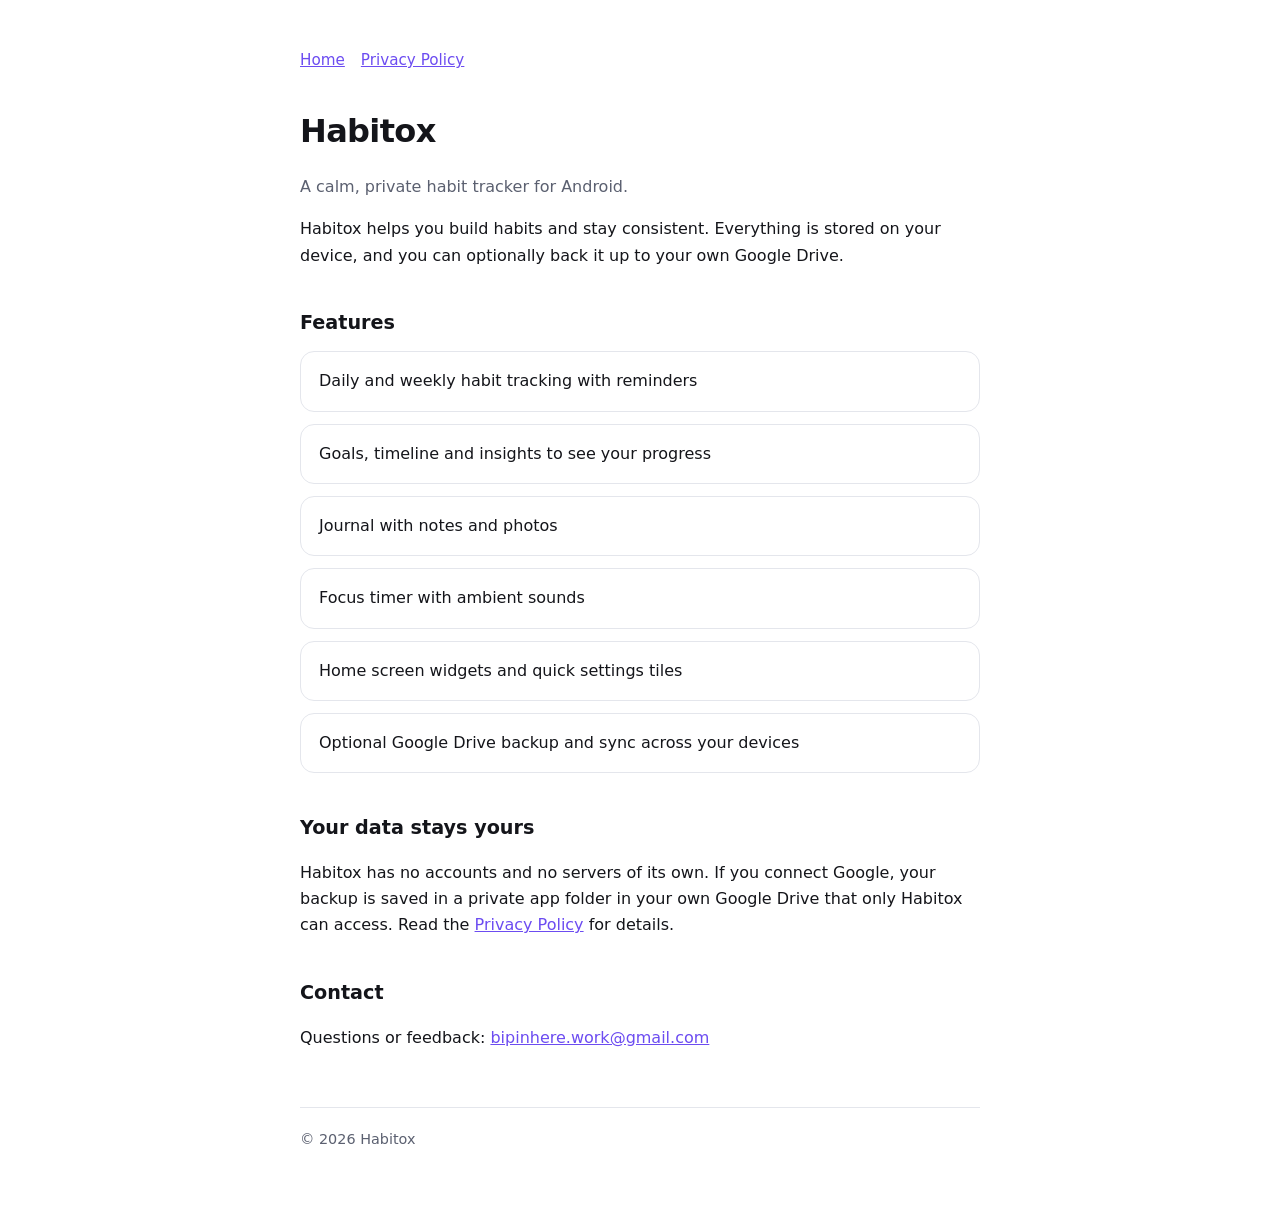
<file: index.html>
<!doctype html>
<html lang="en">
<head>
<meta charset="utf-8">
<meta name="google-site-verification" content="-B8uwOBz8mSK8mNRCr-qkgInJ1uf2ErxS9CBhexUYtQ" />
<meta name="viewport" content="width=device-width, initial-scale=1">
<title>Habitox – Habit Tracker for Android</title>
<meta name="description" content="Habitox is a habit tracker with reminders, goals, journal, focus timer and optional Google Drive backup.">
<link rel="stylesheet" href="style.css">
</head>
<body>
<main>
<nav><a href="index.html">Home</a><a href="privacy.html">Privacy Policy</a></nav>
<h1>Habitox</h1>
<p class="muted">A calm, private habit tracker for Android.</p>
<p>Habitox helps you build habits and stay consistent. Everything is stored on your device, and you can optionally back it up to your own Google Drive.</p>

<h2>Features</h2>
<div class="card">Daily and weekly habit tracking with reminders</div>
<div class="card">Goals, timeline and insights to see your progress</div>
<div class="card">Journal with notes and photos</div>
<div class="card">Focus timer with ambient sounds</div>
<div class="card">Home screen widgets and quick settings tiles</div>
<div class="card">Optional Google Drive backup and sync across your devices</div>

<h2>Your data stays yours</h2>
<p>Habitox has no accounts and no servers of its own. If you connect Google, your backup is saved in a private app folder in your own Google Drive that only Habitox can access. Read the <a href="privacy.html">Privacy Policy</a> for details.</p>

<h2>Contact</h2>
<p>Questions or feedback: <a href="mailto:bipinhere.work@gmail.com">bipinhere.work@gmail.com</a></p>

<footer>&copy; 2026 Habitox</footer>
</main>
</body>
</html>
</file>
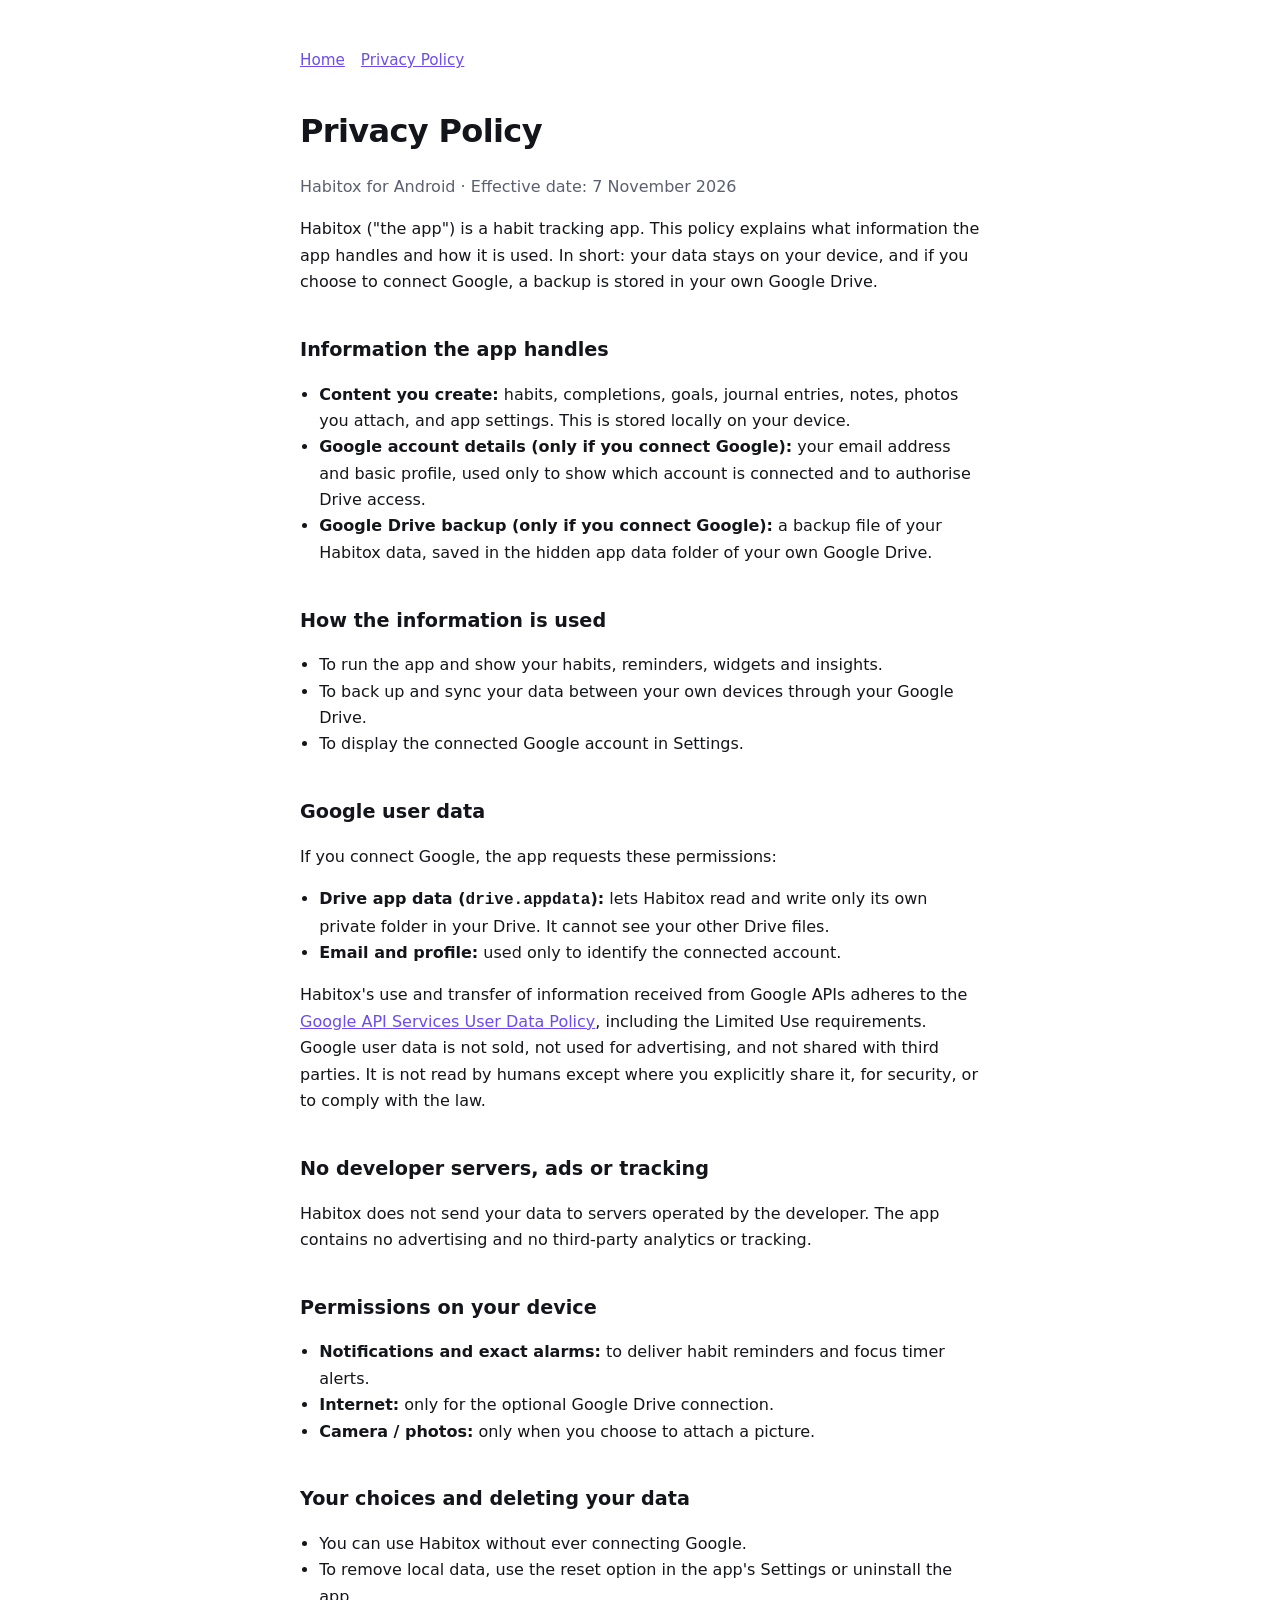
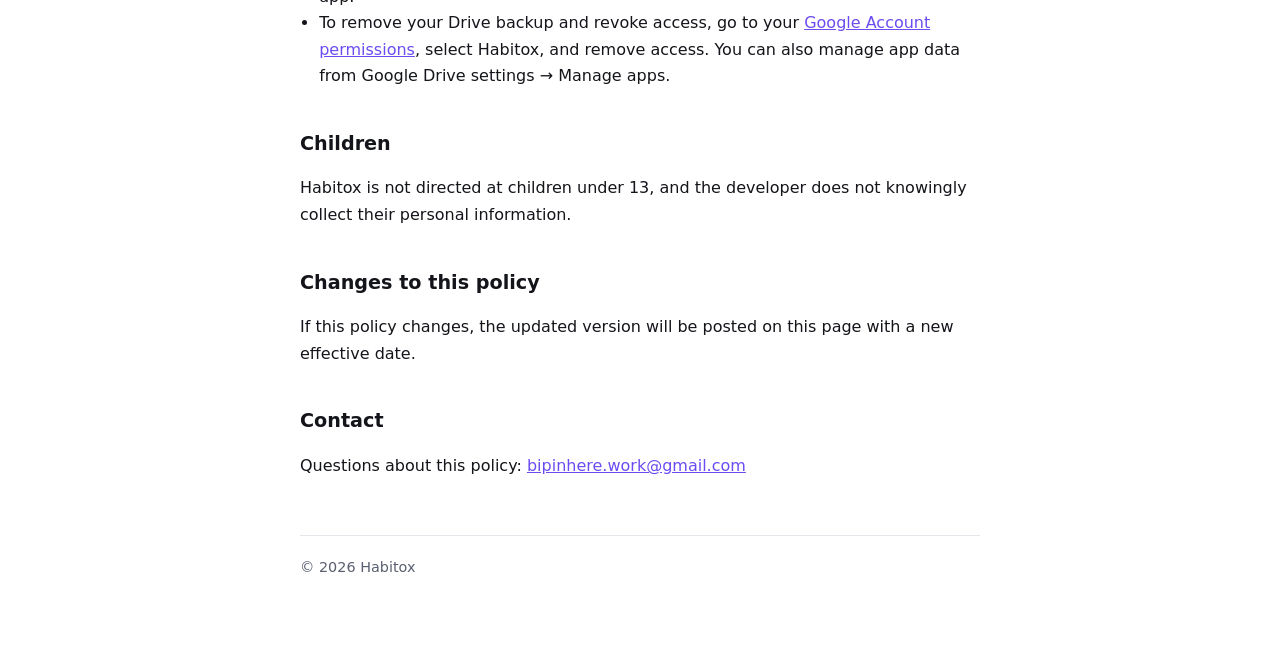
<file: privacy.html>
<!doctype html>
<html lang="en">
<head>
<meta charset="utf-8">
<meta name="viewport" content="width=device-width, initial-scale=1">
<title>Privacy Policy – Habitox</title>
<link rel="stylesheet" href="style.css">
</head>
<body>
<main>
<nav><a href="index.html">Home</a><a href="privacy.html">Privacy Policy</a></nav>
<h1>Privacy Policy</h1>
<p class="muted">Habitox for Android &middot; Effective date: 7 November 2026</p>

<p>Habitox ("the app") is a habit tracking app. This policy explains what information the app handles and how it is used. In short: your data stays on your device, and if you choose to connect Google, a backup is stored in your own Google Drive.</p>

<h2>Information the app handles</h2>
<ul>
<li><strong>Content you create:</strong> habits, completions, goals, journal entries, notes, photos you attach, and app settings. This is stored locally on your device.</li>
<li><strong>Google account details (only if you connect Google):</strong> your email address and basic profile, used only to show which account is connected and to authorise Drive access.</li>
<li><strong>Google Drive backup (only if you connect Google):</strong> a backup file of your Habitox data, saved in the hidden app data folder of your own Google Drive.</li>
</ul>

<h2>How the information is used</h2>
<ul>
<li>To run the app and show your habits, reminders, widgets and insights.</li>
<li>To back up and sync your data between your own devices through your Google Drive.</li>
<li>To display the connected Google account in Settings.</li>
</ul>

<h2>Google user data</h2>
<p>If you connect Google, the app requests these permissions:</p>
<ul>
<li><strong>Drive app data (<code>drive.appdata</code>):</strong> lets Habitox read and write only its own private folder in your Drive. It cannot see your other Drive files.</li>
<li><strong>Email and profile:</strong> used only to identify the connected account.</li>
</ul>
<p>Habitox's use and transfer of information received from Google APIs adheres to the <a href="https://developers.google.com/terms/api-services-user-data-policy">Google API Services User Data Policy</a>, including the Limited Use requirements. Google user data is not sold, not used for advertising, and not shared with third parties. It is not read by humans except where you explicitly share it, for security, or to comply with the law.</p>

<h2>No developer servers, ads or tracking</h2>
<p>Habitox does not send your data to servers operated by the developer. The app contains no advertising and no third-party analytics or tracking.</p>

<h2>Permissions on your device</h2>
<ul>
<li><strong>Notifications and exact alarms:</strong> to deliver habit reminders and focus timer alerts.</li>
<li><strong>Internet:</strong> only for the optional Google Drive connection.</li>
<li><strong>Camera / photos:</strong> only when you choose to attach a picture.</li>
</ul>

<h2>Your choices and deleting your data</h2>
<ul>
<li>You can use Habitox without ever connecting Google.</li>
<li>To remove local data, use the reset option in the app's Settings or uninstall the app.</li>
<li>To remove your Drive backup and revoke access, go to your <a href="https://myaccount.google.com/permissions">Google Account permissions</a>, select Habitox, and remove access. You can also manage app data from Google Drive settings &rarr; Manage apps.</li>
</ul>

<h2>Children</h2>
<p>Habitox is not directed at children under 13, and the developer does not knowingly collect their personal information.</p>

<h2>Changes to this policy</h2>
<p>If this policy changes, the updated version will be posted on this page with a new effective date.</p>

<h2>Contact</h2>
<p>Questions about this policy: <a href="mailto:bipinhere.work@gmail.com">bipinhere.work@gmail.com</a></p>

<footer>&copy; 2026 Habitox</footer>
</main>
</body>
</html>
</file>
<file: style.css>
:root{--bg:#fff;--fg:#14151a;--muted:#5b6070;--line:#e4e6ec;--accent:#6c4cf1}
@media (prefers-color-scheme:dark){:root{--bg:#0f1014;--fg:#f1f2f6;--muted:#a1a6b6;--line:#262833;--accent:#9d86ff}}
*{box-sizing:border-box}
body{margin:0;background:var(--bg);color:var(--fg);font:16px/1.65 system-ui,-apple-system,"Segoe UI",Roboto,sans-serif}
main{max-width:720px;margin:0 auto;padding:48px 20px 80px}
h1{font-size:2rem;margin:0 0 .4em;letter-spacing:-.02em}
h2{font-size:1.2rem;margin:2em 0 .5em}
p,li{color:var(--fg)}
.muted{color:var(--muted)}
a{color:var(--accent)}
ul{padding-left:1.2em}
nav{display:flex;gap:16px;margin-bottom:32px;font-size:.95rem}
footer{margin-top:56px;padding-top:20px;border-top:1px solid var(--line);color:var(--muted);font-size:.9rem}
.card{border:1px solid var(--line);border-radius:14px;padding:16px 18px;margin:12px 0}
</file>
